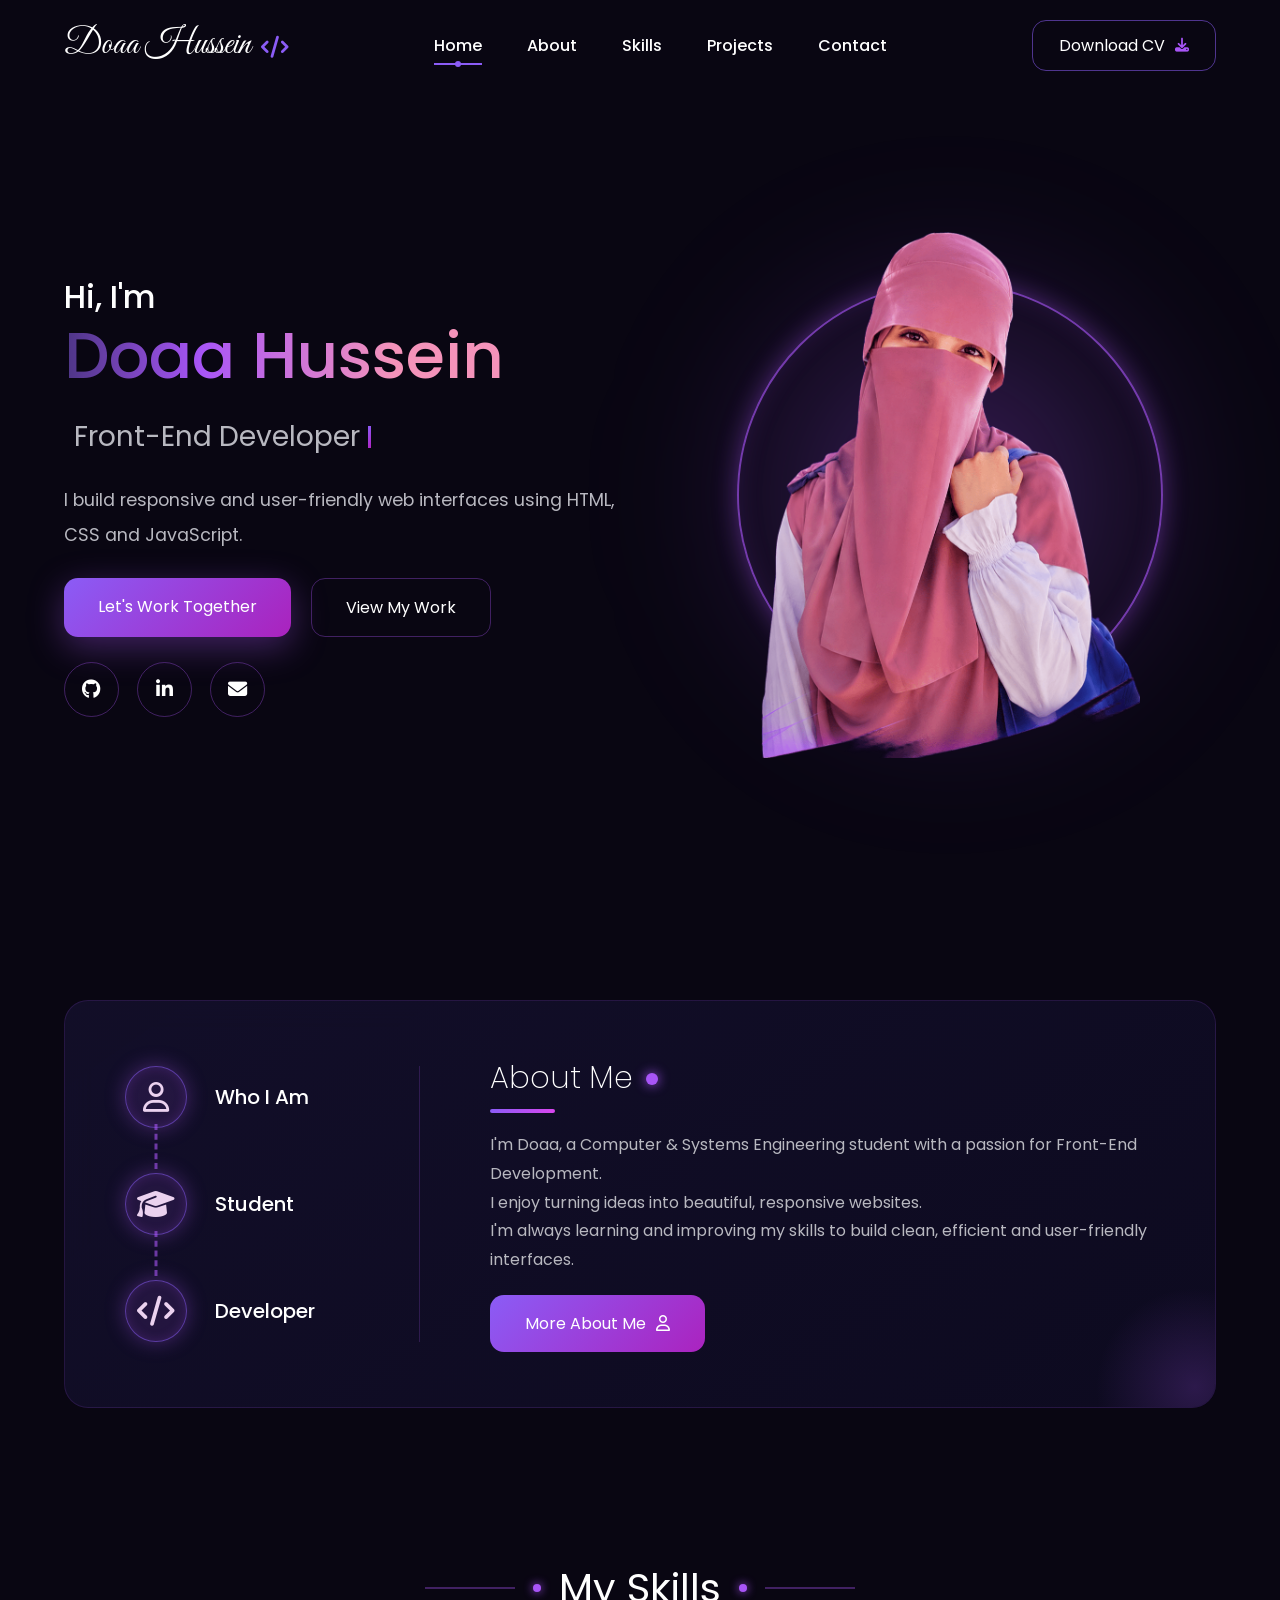
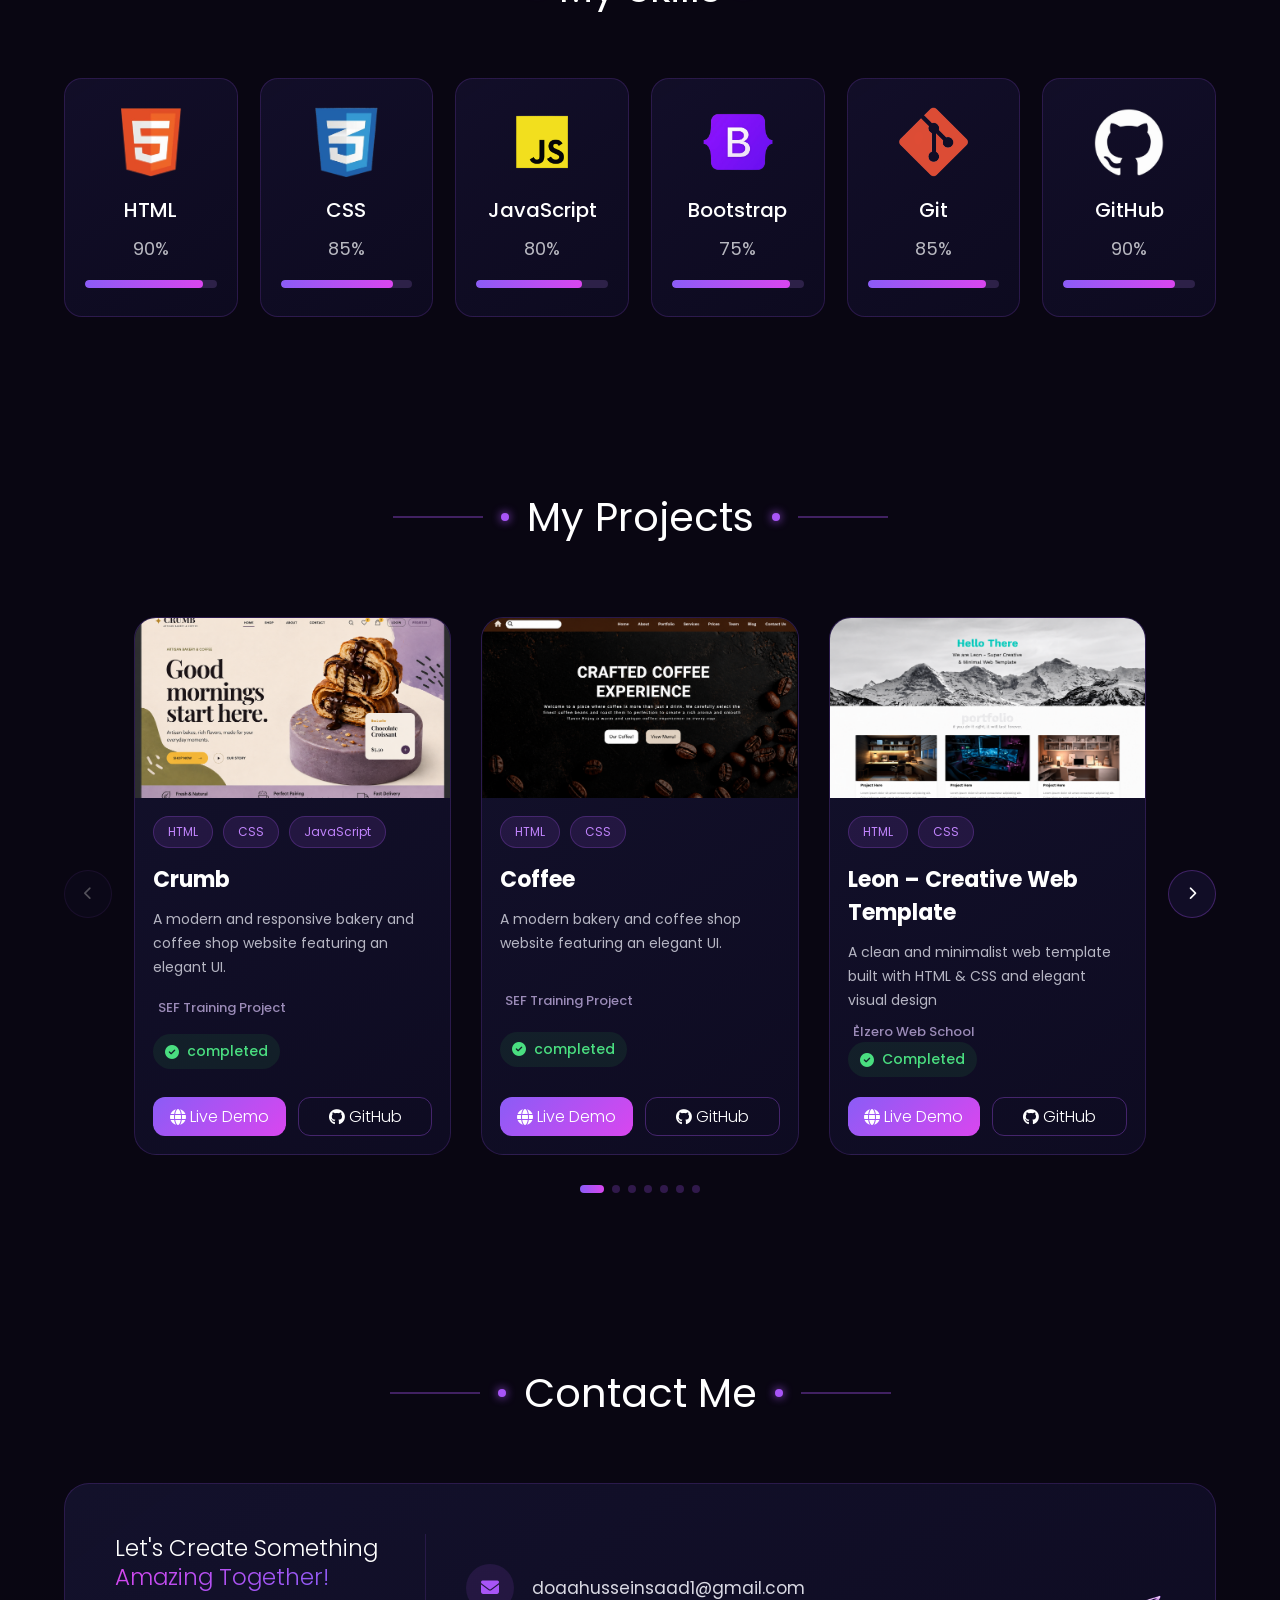
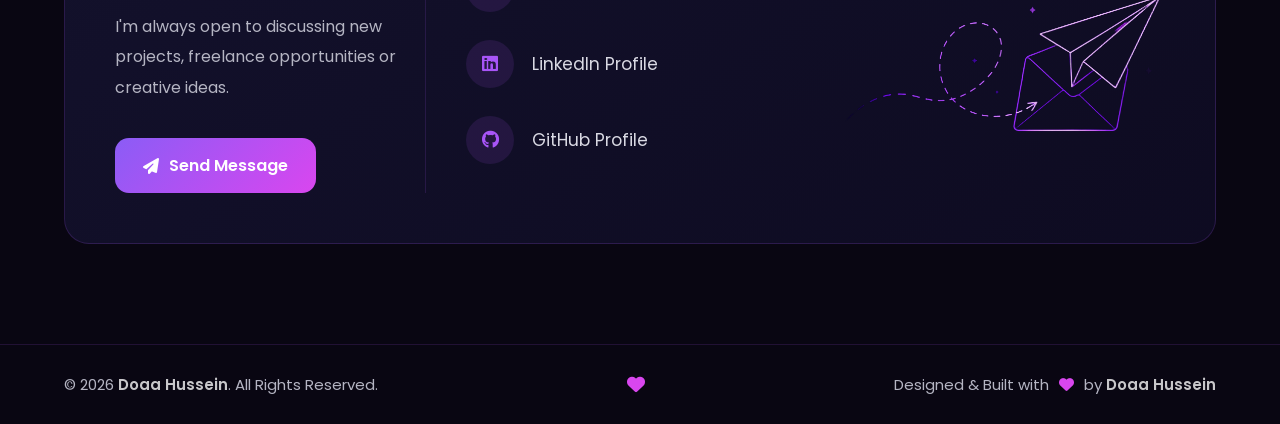
<file: index.html>
<!doctype html>
<html lang="en">
  <head>
    <meta charset="UTF-8" />
    <meta name="viewport" content="width=device-width, initial-scale=1.0" />
    <link rel="preconnect" href="https://fonts.googleapis.com" />

    <link rel="preconnect" href="https://fonts.gstatic.com" crossorigin />

    <link
      href="https://fonts.googleapis.com/css2?family=Great+Vibes&display=swap"
      rel="stylesheet"
    />
    <link
      href="https://fonts.googleapis.com/css2?family=Poppins:wght@300;400;500;600;700;800&display=swap"
      rel="stylesheet"
    />
    <link
      rel="stylesheet"
      href="https://cdnjs.cloudflare.com/ajax/libs/font-awesome/6.6.0/css/all.min.css"
    />
    <link rel="stylesheet" href="css/variables.css" />
    <link rel="stylesheet" href="css/style.css" />
    <link rel="stylesheet" href="css/responsive.css" />
    <link rel="stylesheet" href="css/animation.css" />
    <link rel="stylesheet" href="css/scrollbar.css" />
    <title>Portfolio</title>
  </head>
  <body>
    <header class="hero">
      <div class="container">
        <!-- Navbar -->

        <nav class="navbar">
          <a href="#" class="logo">
            Doaa Hussein

            <i class="fa-solid fa-code"></i>
          </a>

          <ul class="nav-links">
            <li><a href="#" class="active">Home</a></li>

            <li><a href="#about">About</a></li>

            <li><a href="#skills">Skills</a></li>

            <li><a href="#projects">Projects</a></li>

            <li><a href="#contact">Contact</a></li>
          </ul>

          <button class="menu-toggle">
            <i class="fa-solid fa-bars"></i>
          </button>

          <a
            href="assets/Doaa hussein -CV.pdf"
            class="cv-btn"
            target="_blank"
            download
          >
            Download CV

            <i class="fa-solid fa-download"></i>
          </a>
        </nav>

        <!-- Hero -->

        <section class="hero-content">
          <!-- Left -->

          <div class="hero-left">
            <span class="hello"> Hi, I'm </span>

            <h1 class="hero-title">Doaa Hussein</h1>

            <div class="job-title">
              Front-End Developer

              <span class="cursor"></span>
            </div>

            <p>
              I build responsive and user-friendly web interfaces using HTML,
              CSS and JavaScript.
            </p>

            <div class="buttons">
              <a href="#" class="primary-btn"> Let's Work Together </a>

              <a href="#projects" class="secondary-btn"> View My Work </a>
            </div>

            <div class="social">
              <a href="https://github.com/doaahusin" target="_blank"
                ><i class="fa-brands fa-github"></i
              ></a>

              <a
                href="https://www.linkedin.com/in/doaa-hussein-4456a82a5?utm_source=share_via&utm_content=profile&utm_medium=member_android"
                target="_blank"
                ><i class="fa-brands fa-linkedin-in"></i
              ></a>

              <a
                href="https://mail.google.com/mail/?view=cm&fs=1&to=doaahusseinsaad1@gmail.com"
                target="_blank"
              >
                <i class="fa-solid fa-envelope"></i>
              </a>
            </div>
          </div>

          <!-- Right -->

          <div class="hero-right">
            <div class="image-wrapper">
              <div class="glow"></div>

              <div class="circle"></div>

              <img src="images/me.png" class="hero-image" alt="Doaa" />
            </div>
          </div>
        </section>
      </div>
    </header>
    <!-- ================= About Section ================= -->

    <section class="about" id="about">
      <div class="container">
        <div class="about-card">
          <!-- Left Side -->

          <div class="about-left">
            <div class="about-item">
              <div class="icon-box">
                <i class="fa-regular fa-user"></i>
              </div>

              <span>Who I Am</span>
            </div>

            <div class="about-item">
              <div class="icon-box">
                <i class="fa-solid fa-graduation-cap"></i>
              </div>

              <span>Student</span>
            </div>

            <div class="about-item">
              <div class="icon-box">
                <i class="fa-solid fa-code"></i>
              </div>

              <span>Developer</span>
            </div>
          </div>

          <!-- Right Side -->

          <div class="about-right">
            <h2 class="about-title">About Me</h2>

            <p>
              I'm Doaa, a Computer & Systems Engineering student with a passion
              for Front-End Development.
            </p>

            <p>I enjoy turning ideas into beautiful, responsive websites.</p>

            <p>
              I'm always learning and improving my skills to build clean,
              efficient and user-friendly interfaces.
            </p>

            <a href="#" class="about-btn">
              More About Me

              <i class="fa-regular fa-user"></i>
            </a>
          </div>
        </div>
      </div>
    </section>
    <!--================== Skills Section================== -->

    <section class="skills" id="skills">
      <div class="container">
        <!-- Section Title -->

        <div class="section-header">
          <span class="line"></span>
          <span class="dot"></span>

          <h2>My Skills</h2>

          <span class="dot"></span>

          <span class="line"></span>
        </div>

        <!-- Skills Cards -->

        <div class="skills-grid">
          <!-- HTML -->

          <div class="skill-card">
            <img src="images/html.png" alt="HTML" />

            <h3>HTML</h3>

            <span>90%</span>

            <div class="progress">
              <div class="progress-bar html"></div>
              <span style="width: 90%"></span>
            </div>
          </div>

          <!-- CSS -->

          <div class="skill-card">
            <img src="images/css.png" alt="CSS" />

            <h3>CSS</h3>

            <span>85%</span>

            <div class="progress">
              <div class="progress-bar css"></div>
              <span style="width: 85%"></span>
            </div>
          </div>

          <!-- JavaScript -->

          <div class="skill-card">
            <img src="images/js.png" alt="JavaScript" />

            <h3>JavaScript</h3>

            <span>80%</span>

            <div class="progress">
              <div class="progress-bar js"></div>
              <span style="width: 80%"></span>
            </div>
          </div>

          <!-- Bootstrap -->

          <div class="skill-card">
            <img src="images/bootstrap.png" alt="Bootstrap" />

            <h3>Bootstrap</h3>

            <span>75%</span>

            <div class="progress">
              <div class="progress-bar bootstrap"></div>
              <span style="width: 90%"></span>
            </div>
          </div>

          <!-- Git -->

          <div class="skill-card">
            <img src="images/git.png" alt="Git" />

            <h3>Git</h3>

            <span>85%</span>

            <div class="progress">
              <div class="progress-bar git"></div>
              <span style="width: 90%"></span>
            </div>
          </div>

          <!-- GitHub -->

          <div class="skill-card">
            <img src="images/github.png" alt="GitHub" />

            <h3>GitHub</h3>

            <span>90%</span>

            <div class="progress">
              <div class="progress-bar github"></div>
              <span style="width: 85%"></span>
            </div>
          </div>
        </div>
      </div>
    </section>
    <!--================== Projects Section ================== -->
    <section class="projects" id="projects">
      <div class="container">
        <div class="section-header">
          <span class="line"></span>
          <span class="dot"></span>
          <h2>My Projects</h2>
          <span class="dot"></span>
          <span class="line"></span>
        </div>

        <!-- Projects are generated from js/script.js -->
        <div class="projects-slider" aria-label="My projects">
          <button
            class="slider-arrow slider-prev"
            type="button"
            aria-label="Previous projects"
          >
            <i class="fa-solid fa-chevron-left"></i>
          </button>

          <div class="projects-viewport">
            <div class="projects-grid" id="projectsTrack"></div>
          </div>

          <button
            class="slider-arrow slider-next"
            type="button"
            aria-label="Next projects"
          >
            <i class="fa-solid fa-chevron-right"></i>
          </button>
        </div>

        <div
          class="slider-dots"
          id="projectsDots"
          aria-label="Project pages"
        ></div>
      </div>
    </section>
    <!--================== Contact Section ================== -->
    <section class="contact" id="contact">
      <div class="container">
        <!-- Section Header -->

        <div class="section-header">
          <span class="line"></span>
          <span class="dot"></span>

          <h2>Contact Me</h2>

          <span class="dot"></span>

          <span class="line"></span>
        </div>

        <!-- Contact Box -->

        <div class="contact-box">
          <!-- Text -->

          <div class="contact-text">
            <h4>
              Let's Create Something
              <span>Amazing Together!</span>
            </h4>

            <p>
              I'm always open to discussing new projects, freelance
              opportunities or creative ideas.
            </p>

            <a
              href="https://mail.google.com/mail/?view=cm&fs=1&to=doaahusseinsaad1@gmail.com"
              class="contact-btn"
            >
              <i class="fa-solid fa-paper-plane"></i>

              Send Message
            </a>
          </div>

          <!-- Contact Info -->

          <div class="contact-info">
            <div class="contact-item">
              <i class="fa-solid fa-envelope"></i>

              <a
                href="https://mail.google.com/mail/?view=cm&fs=1&to=doaahusseinsaad1@gmail.com"
              >
                doaahusseinsaad1@gmail.com
              </a>
            </div>

            <div class="contact-item">
              <i class="fa-brands fa-linkedin"></i>

              <a
                href="https://www.linkedin.com/in/doaa-hussein-4456a82a5/"
                target="_blank"
              >
                LinkedIn Profile
              </a>
            </div>

            <div class="contact-item">
              <i class="fa-brands fa-github"></i>

              <a href="https://github.com/doaahusin" target="_blank">
                GitHub Profile
              </a>
            </div>
          </div>

          <div class="contact-image">
            <img src="images/mail.png" alt="Paper Plane" />
          </div>
        </div>
      </div>
    </section>
    <!--================== Footer ================== -->
    <footer class="footer">
      <div class="container">
        <div class="footer-content">
          <p>© 2026 <span>Doaa Hussein</span>. All Rights Reserved.</p>

          <div class="footer-heart">
            <i class="fa-solid fa-heart"></i>
          </div>

          <p>
            Designed & Built with
            <i class="fa-solid fa-heart"></i>
            by
            <span>Doaa Hussein</span>
          </p>
        </div>
      </div>
    </footer>
    <script src="js/script.js"></script>
  </body>
</html>
</file>
<file: css/variables.css>
:root {
  /* Colors */

  --bg-color: #090612;

  --card-color: #11101d;

  --primary-color: #8b5cf6;

  --secondary-color: #c026d3;

  --text-color: #ffffff;

  --paragraph-color: #b8b8c0;

  --border-color: #2a2540;

  /* Font */

  --main-font: "Poppins", sans-serif;

  /* Radius */

  --radius: 16px;

  /* Transition */

  --transition: 0.3s ease;
}
</file>
<file: css/style.css>
* {
  margin: 0;
  padding: 0;
  box-sizing: border-box;
  /* outline: 1px solid red; */
}

html {
  scroll-behavior: smooth;
}

body {
  font-family: var(--main-font);
  background: var(--bg-color);
  color: var(--text-color);
  overflow-x: hidden;
}

a {
  text-decoration: none;
  color: inherit;
}

ul {
  list-style: none;
}

img {
  display: block;
  max-width: 100%;
}
/* navbar------------------------------- */
.container {
  width: min(90%, 1300px);
  margin: auto;
}
.navbar {
  height: 90px;
  display: flex;
  justify-content: space-between;
  align-items: center;
}
.logo {
  font-family: "Great Vibes", cursive;
  font-size: 35px;
  font-weight: 400;
  display: flex;
  align-items: center;
  gap: 10px;
}

.logo span {
  color: var(--primary-color);
}
.logo i {
  font-size: 22px;

  color: var(--primary-color);

  transform: translateY(2px);
}
.nav-links {
  display: flex;
  gap: 45px;
}

.nav-links a {
  font-size: 16px;
  font-weight: 500;
  position: relative;
  transition: var(--transition);
}
.nav-links a:hover {
  color: var(--primary-color);
}
.nav-links a::after {
  content: "";
  position: absolute;
  left: 0;
  bottom: -8px;
  width: 0;
  height: 2px;
  background: var(--primary-color);
  transition: var(--transition);
}
.nav-links a:hover::after,
.nav-links .active::after {
  width: 100%;
}
.nav-links .active::before {
  content: "";
  position: absolute;
  width: 6px;
  height: 6px;
  border-radius: 50%;
  background: #8b5cf6;
  left: 50%;
  bottom: -10px;
  transform: translateX(-50%);
}
.menu-toggle {
  display: none;
  background: transparent;
  border: none;
  color: white;
  font-size: 26px;
  cursor: pointer;
}
.cv-btn {
  display: flex;
  align-items: center;
  gap: 10px;
  padding: 12px 26px;
  border: 1px solid rgba(138, 92, 246, 0.544);
  border-radius: 14px;
  background: transparent;
  transition: 0.35s;
}

.cv-btn i {
  color: #a855f7;
  font-size: 14px;
  transition: 0.3s ease;
  transition:
    transform 0.3s ease,
    color 0.3s ease;
}
.cv-btn:hover {
  background: linear-gradient(135deg, #8b5cf6, #bf26d3e2);
  border-color: #8b5cf6;
}

.cv-btn:hover i {
  color: #fff;
  transform: translateY(2px);
}
/* hero---------------------------*/
.hero-content {
  display: flex;
  justify-content: space-between;
  align-items: center;
  gap: 70px;
  min-height: calc(100vh - 90px);
}
.hello {
  display: inline-block;
  font-size: 2rem;
  font-weight: 500;
  color: #ffffff;
}
.hero-title {
  font-size: 4rem;
  font-weight: 500;
  line-height: 1.1;
  background: linear-gradient(90deg, #4d3585 0%, #a855f7 25%, #f493ba 60%);
  -webkit-background-clip: text;
  background-clip: text;
  -webkit-text-fill-color: transparent;
}

.job-title {
  font-size: 28px;
  display: inline-flex;
  align-items: center;
  padding: 5px 10px;
  color: #b8b8c0;
  margin: 20px 0px;
}
.cursor {
  width: 3px;
  height: 22px;
  background: linear-gradient(135deg, #8b5cf6, #bf26d3ec);
  margin-left: 8px;
  animation: blink 0.8s infinite;
}
.hero-left p {
  width: 100%;
  max-width: 550px;
  color: #b8b8c0;
  font-size: 1.1rem;
  line-height: 2;
  margin-bottom: 25px;
}
.buttons {
  display: flex;
  gap: 20px;
  margin-bottom: 25px;
}
.primary-btn {
  padding: 16px 34px;
  border-radius: 14px;
  background: linear-gradient(135deg, #8b5cf6, #bf26d3e2);
  color: white;
  transition: 0.35s;
  box-shadow: 0 10px 35px rgba(168, 85, 247, 0.35);
}
.primary-btn:hover {
  transform: translateY(-4px);
}
.secondary-btn {
  padding: 16px 34px;
  border-radius: 14px;
  border: 1px solid rgba(168, 85, 247, 0.35);
  transition: 0.35s;
}
.secondary-btn:hover {
  background: rgba(168, 85, 247, 0.15);
}
.social {
  display: flex;
  gap: 18px;
}
.social a {
  width: 55px;
  height: 55px;
  border-radius: 50%;
  border: 1px solid rgba(168, 85, 247, 0.35);
  display: flex;
  justify-content: center;
  align-items: center;
  transition: 0.35s;
  font-size: 1.2rem;
}
.social a:hover {
  background: linear-gradient(135deg, #8b5cf6, #bf26d3e2);
  transform: translateY(-5px);
}
/* Right-------------------------- */

.hero-image {
  width: 100%;
  max-width: 380px;

  position: relative;

  z-index: 2;

  display: block;
}
/* .hero-image:hover {
  transform: translateY(-25px) scale(1.02);
} */
.hero-right {
  flex: 1;

  display: flex;

  justify-content: center;

  align-items: center;
}

.image-wrapper {
  width: 100%;
  max-width: 560px;
  aspect-ratio: 1;
  position: relative;
  /* height: 560px; */

  display: flex;

  justify-content: center;

  align-items: center;
}
.glow {
  position: absolute;

  width: 100%;
  height: 100%;
  z-index: 0;
  border-radius: 50%;

  background: radial-gradient(
    circle,
    rgba(168, 85, 247, 0.35),
    transparent 70%
  );

  filter: blur(70px);

  z-index: 0;
}
.circle {
  position: absolute;
  z-index: 1;

  width: 80%;
  height: 80%;
  border-radius: 50%;
  border: 2px solid rgba(168, 85, 247, 0.65);
  box-shadow:
    0 0 25px rgba(168, 85, 247, 0.4),
    inset 0 0 25px rgba(168, 85, 247, 0.15);
}
/* =========ABOUT SECTION========== */

.about {
  padding: 100px 0;
}

.about-card {
  display: flex;
  align-items: center;
  justify-content: space-between;
  gap: 60px;

  padding: 50px;

  background: linear-gradient(
    145deg,
    rgba(19, 15, 42, 0.95),
    rgba(14, 11, 33, 0.92)
  );

  border: 1px solid rgba(168, 85, 247, 0.15);

  border-radius: 24px;

  backdrop-filter: blur(15px);

  position: relative;

  overflow: hidden;
  padding: 55px 60px;

  gap: 50px;
}

.about-card::before {
  content: "";

  position: absolute;

  right: -120px;
  bottom: -120px;

  width: 280px;
  height: 280px;

  background: radial-gradient(circle, rgba(168, 85, 247, 0.2), transparent 50%);

  border-radius: 50%;
}
/* /////////////////// */

/* //////// */
.about-left {
  width: 30%;
  padding-right: 45px;
  border-right: 1px solid rgba(168, 85, 247, 0.2);
}

.about-item {
  display: flex;
  align-items: center;

  gap: 28px;

  position: relative;

  margin-bottom: 45px;
}
.about-item:last-child {
  margin-bottom: 0;
}

.about-list {
  display: flex;
  flex-direction: column;
  gap: 35px;
}

.about-title {
  font-size: 46px;

  font-weight: 600;

  margin-bottom: 35px;

  position: relative;
}
.icon-box {
  width: 62px;
  height: 62px;

  flex-shrink: 0;

  border-radius: 50%;

  display: flex;
  justify-content: center;
  align-items: center;

  font-size: 30px;

  color: #ebd2ef;

  background: rgba(168, 85, 247, 0.12);

  border: 1px solid rgba(138, 92, 246, 0.544);

  box-shadow:
    0 0 20px rgba(168, 85, 247, 0.35),
    inset 0 0 12px rgba(168, 85, 247, 0.18);

  position: relative;
}
.about-item:not(:last-child) .icon-box::after {
  content: "";

  position: absolute;

  left: 50%;

  transform: translateX(-50%);

  top: 57px;

  height: 45px;

  border-left: 3px dashed rgba(168, 85, 247, 0.6);
}

.about-item span {
  font-size: 20px;

  font-weight: 500;

  color: #fff;
}
/* right -------------------------------- */
.about-right {
  width: 70%;
  padding-left: 20px;
}
.about-title {
  font-size: 30px;

  font-weight: 200;
  margin-bottom: 30px;

  position: relative;

  display: inline-block;
}
.about-title::after {
  content: "";

  position: absolute;

  left: 0;

  bottom: -12px;

  width: 65px;

  height: 4px;

  border-radius: 20px;

  background: linear-gradient(90deg, #8b5cf6, #d946ef);
}
.about-title::before {
  content: "";

  position: absolute;

  right: -25px;

  top: 50%;

  transform: translateY(-50%);

  width: 12px;

  height: 12px;

  border-radius: 50%;

  background: #a855f7;

  box-shadow: 0 0 12px #a855f7;
}
.about-right p {
  color: #b8b8c0;

  line-height: 1.8;

  font-size: 16px;
}
.about-btn {
  display: inline-flex;

  align-items: center;

  gap: 10px;

  margin-top: 20px;

  padding: 16px 35px;

  border-radius: 14px;

  background: linear-gradient(135deg, #8b5cf6, #bf26d3e2);

  transition: 0.4s;
}
/* ================= Skills ================= */

.skills {
  padding: 50px 0;
  margin-bottom: 50px;
}

/* -------- Section Header -------- */

.section-header {
  display: flex;
  justify-content: center;
  align-items: center;
  gap: 18px;
  margin-bottom: 60px;
}

.section-header h2 {
  font-size: 40px;
  font-weight: 400;
}

.section-header .line {
  width: 90px;
  height: 2px;
  background: rgba(168, 85, 247, 0.35);
}

.section-header .dot {
  width: 8px;
  height: 8px;
  border-radius: 50%;
  background: #a855f7;
  box-shadow: 0 0 10px #a855f7;
}

/* -------- Skills Grid -------- */

.skills-grid {
  display: grid;
  grid-template-columns: repeat(6, 1fr);
  gap: 22px;
}

/* -------- Card -------- */

.skill-card {
  background: linear-gradient(
    145deg,
    rgba(19, 15, 42, 0.95),
    rgba(14, 11, 33, 0.92)
  );

  border: 1px solid rgba(168, 85, 247, 0.18);

  border-radius: 18px;

  padding: 28px 20px;

  text-align: center;

  transition: 0.35s;
}

.skill-card:hover {
  transform: translateY(-8px);

  border-color: #8b5cf6;

  box-shadow: 0 15px 35px rgba(168, 85, 247, 0.25);
}

/* -------- Image -------- */

.skill-card img {
  width: 70px;
  height: 70px;
  object-fit: contain;
  display: block;
  margin: 0 auto 18px;
}

/* -------- Title -------- */

.skill-card h3 {
  font-size: 20px;
  font-weight: 500;
  margin-bottom: 10px;
}

/* -------- Percent -------- */

.skill-card > span {
  display: block;
  color: #b8b8c0;
  margin-bottom: 18px;
  font-size: 18px;
}

/* -------- Progress -------- */

.progress {
  width: 100%;
  height: 8px;
  background: #2d2148;
  border-radius: 50px;
  overflow: hidden;
}

.progress span {
  display: block;
  height: 100%;
  border-radius: 50px;
  background: linear-gradient(90deg, #8b5cf6, #d946ef);
}
/* ================= Projects ================= */

.projects {
  padding: 70px 0;
}

.projects-slider {
  position: relative;
  margin-top: 50px;
  display: flex;
  align-items: center;
  gap: 18px;
}

.projects-viewport {
  width: 100%;
  overflow: hidden;
  padding: 10px 4px 25px;
}

.projects-grid {
  display: flex;
  gap: 30px;
  margin: 0;
  transition: transform 0.55s cubic-bezier(0.22, 1, 0.36, 1);
  will-change: transform;
}

.project-card {
  flex: 0 0 calc((100% - 60px) / 3);
  display: flex;
  flex-direction: column;
  background: linear-gradient(
    145deg,
    rgba(20, 18, 45, 0.95),
    rgba(15, 12, 35, 0.92)
  );
  border: 1px solid rgba(168, 85, 247, 0.18);
  border-radius: 22px;
  overflow: hidden;
  transition: 0.4s;
  min-width: 0;
}

.project-card:hover {
  transform: translateY(-8px);
  border-color: #8b5cf6;
  box-shadow: 0 15px 40px rgba(168, 85, 247, 0.25);
}

.project-card img {
  width: 100%;
  height: 180px;
  object-fit: cover;
  transition: 0.5s;
}

.project-card:hover img {
  transform: scale(1.04);
}

.project-content {
  padding: 18px;
  display: flex;
  flex-direction: column;
  flex: 1;
}

.project-tags {
  display: flex;
  gap: 10px;
  flex-wrap: wrap;
  margin-bottom: 15px;
}

.project-tags span {
  background: rgba(168, 85, 247, 0.12);
  color: #c084fc;
  padding: 6px 14px;
  border-radius: 30px;
  font-size: 12px;
  border: 1px solid rgba(168, 85, 247, 0.25);
}

.project-content h3 {
  font-size: 22px;
  margin-bottom: 12px;
}

.project-content p {
  color: #b5b5c3;
  font-size: 14px;
  line-height: 1.7;
  margin-bottom: 10px;
  min-height: 62px;
}

.project-status {
  width: fit-content;
  display: flex;
  align-items: center;
  gap: 8px;
  margin-bottom: 20px;
  padding: 7px 12px;
  border-radius: 30px;
  font-size: 14px;
  font-weight: 500;

  margin-top: auto;
}

.featured {
  background: rgba(255, 193, 7, 0.12);
  color: #ffc107;
}

.completed {
  background: rgba(40, 167, 69, 0.12);
  color: #4ade80;
}

.in-progress {
  background: rgba(59, 130, 246, 0.12);
  color: #60a5fa;
}
.project-source {
  display: inline-block;
  width: fit-content;
  margin: auto 5px;
  color: #9b8bb8;
  font-size: 13px;
  font-weight: 500;
}

.project-buttons {
  display: flex;
  margin-top: auto;
  gap: 12px;
}

.project-buttons a {
  flex: 1;
  text-decoration: none;
  padding: 6px 6px;
  border-radius: 12px;
  display: flex;
  justify-content: center;
  align-items: center;
  gap: 4px;
  font-weight: 350;
  transition: 0.3s;
}

.live-btn {
  background: linear-gradient(135deg, #8b5cf6, #d946ef);
  color: #fff;
}

.live-btn:hover {
  transform: translateY(-3px);
  box-shadow: 0 8px 20px rgba(168, 85, 247, 0.35);
}

.github-btn {
  border: 1px solid rgba(168, 85, 247, 0.35);
  color: #fff;
}

.github-btn:hover {
  background: #8b5cf6;
}

.slider-arrow {
  width: 48px;
  height: 48px;
  flex: 0 0 48px;
  border: 1px solid rgba(168, 85, 247, 0.3);
  border-radius: 50%;
  background: rgba(19, 15, 42, 0.9);
  color: #fff;
  display: flex;
  align-items: center;
  justify-content: center;
  cursor: pointer;
  transition: 0.3s;
  z-index: 2;
}

.slider-arrow:hover:not(:disabled) {
  background: linear-gradient(135deg, #8b5cf6, #d946ef);
  border-color: transparent;
  transform: scale(1.06);
}

.slider-arrow:disabled {
  opacity: 0.3;
  cursor: not-allowed;
}

.slider-dots {
  display: flex;
  justify-content: center;
  align-items: center;
  gap: 8px;
  margin-top: 5px;
}

.slider-dot {
  width: 8px;
  height: 8px;
  padding: 0;
  border: 0;
  border-radius: 50%;
  background: rgba(168, 85, 247, 0.25);
  cursor: pointer;
  transition: 0.3s;
}

.slider-dot.active {
  width: 24px;
  border-radius: 20px;
  background: linear-gradient(90deg, #8b5cf6, #d946ef);
}

/*==============Contact==================*/

.contact {
  padding: 100px 0;
}

.contact-box {
  margin-top: 60px;

  display: grid;
  grid-template-columns: 1.1fr 0.8fr 1.1fr;

  gap: 40px;
  align-items: center;

  padding: 50px;

  border-radius: 25px;

  background: linear-gradient(
    145deg,
    rgba(20, 18, 45, 0.95),
    rgba(15, 12, 35, 0.92)
  );

  border: 1px solid rgba(168, 85, 247, 0.18);
}

/*==========================
      Left Side
==========================*/

.contact-left {
  display: grid;

  grid-template-columns: 1.2fr 1.6fr;

  gap: 45px;

  align-items: center;
}

/*==========================
      Text
==========================*/

.contact-text {
  padding-right: 10px;
  border-right: 1px solid rgba(168, 85, 247, 0.15);
}

.contact-text h4 {
  font-size: 23px;
  font-weight: 350;

  line-height: 1.25;

  margin-bottom: 20px;
}

.contact-text span {
  background: linear-gradient(135deg, #d946ef, #8b5cf6);

  -webkit-background-clip: text;

  -webkit-text-fill-color: transparent;
}

.contact-text p {
  color: #b5b5c3;

  line-height: 1.9;

  margin-bottom: 35px;
}

/*==========================
      Button
==========================*/

.contact-btn {
  display: inline-flex;

  align-items: center;

  gap: 10px;

  padding: 15px 28px;

  border-radius: 14px;

  text-decoration: none;

  background: linear-gradient(135deg, #8b5cf6, #d946ef);

  color: #fff;

  font-weight: 600;

  transition: 0.35s;
}

.contact-btn:hover {
  transform: translateY(-4px);

  box-shadow: 0 12px 25px rgba(168, 85, 247, 0.35);
}

/*==========================
      Contact Info
==========================*/

.contact-info {
  display: flex;

  flex-direction: column;

  gap: 28px;
}

.contact-item {
  display: flex;

  align-items: center;

  gap: 18px;
}

.contact-item i {
  width: 48px;

  height: 48px;

  display: flex;

  justify-content: center;

  align-items: center;

  border-radius: 50%;

  background: rgba(168, 85, 247, 0.12);

  color: #a855f7;

  font-size: 18px;

  transition: 0.3s;
}

.contact-item:hover i {
  background: #a855f7;

  color: #fff;
}

.contact-item a {
  color: #d9d9e3;

  text-decoration: none;

  font-size: 17px;

  transition: 0.3s;
}

.contact-item a:hover {
  color: #a855f7;
}

/*==========================
      Image
==========================*/

.contact-image {
  width: 100%;
  display: flex;
  align-items: center;
  justify-content: center;
}

.contact-image img {
  width: 100%;
  min-width: 320px;
  max-width: 520px;

  animation: float 4s ease-in-out infinite;
}

/* ==========================
          Footer
========================== */

.footer {
  padding: 28px 0;

  border-top: 1px solid rgba(168, 85, 247, 0.15);
}

/* ==========================
      Footer Content
========================== */

.footer-content {
  display: flex;

  justify-content: space-between;

  align-items: center;

  gap: 20px;

  color: #b5b5c3;

  font-size: 15px;
}

.footer-content p {
  margin: 0;
}

.footer-content span {
  color: #ffffffc6;

  font-weight: 600;
}

/* ==========================
        Heart
========================== */

.footer-heart {
  display: flex;

  justify-content: center;

  align-items: center;
}

.footer-heart i {
  color: #d946ef;

  font-size: 18px;

  animation: heartbeat 1.8s infinite;
}

.footer-content p i {
  color: #d946ef;

  margin: 0 6px;
}
</file>
<file: css/responsive.css>
/* ==========================
        992px
========================== */

@media (max-width: 992px) {
  .hero-content {
    flex-direction: column-reverse;

    justify-content: center;

    align-items: center;

    text-align: center;

    gap: 50px;

    min-height: auto;

    padding: 70px 0;
  }

  .hero-left,
  .hero-right {
    width: 100%;
  }

  .buttons {
    justify-content: center;

    flex-wrap: wrap;
  }

  .social {
    justify-content: center;
  }

  .hero-left p {
    margin: auto;
  }
  .skills-grid {
    grid-template-columns: repeat(3, 1fr);

    gap: 20px;
  }
  .project-card {
    flex-basis: calc((100% - 30px) / 2);
  }

  .projects-grid {
    gap: 30px;
  }
}

/* ==========================
        768px
========================== */

@media (max-width: 768px) {
  .project-card {
    flex-basis: calc((100% - 20px) / 2);
  }

  .projects-grid {
    gap: 20px;
  }

  .project-card img {
    height: 190px;
  }

  .project-content {
    padding: 20px;
  }

  .project-content h3 {
    font-size: 23px;
  }

  .slider-arrow {
    width: 42px;
    height: 42px;
    flex-basis: 42px;
  }

  .hero-content {
    flex-direction: column-reverse;
  }
  .logo {
    font-size: 28px;
  }

  .hero-title {
    font-size: 48px;
  }

  .hello {
    font-size: 28px;
  }

  .job-title {
    font-size: 24px;
  }

  .hero-left p {
    font-size: 17px;

    line-height: 1.8;
  }

  .image-wrapper {
    max-width: 380px;
  }

  .hero-image {
    max-width: 300px;
  }

  .primary-btn,
  .secondary-btn {
    padding: 14px 28px;
  }
}

/* ==========================
        576px
========================== */
@media (max-width: 576px) {
  /* ==========================
     Mobile Navigation
  ========================== */
  .navbar {
    position: relative;
    height: 78px;
  }

  .nav-links {
    display: none;
    position: absolute;
    top: 72px;
    left: 0;
    right: 0;
    z-index: 100;
    width: 100%;
    flex-direction: column;
    gap: 0;
    padding: 8px;
    background: rgba(13, 10, 25, 0.98);
    border: 1px solid rgba(168, 85, 247, 0.22);
    border-radius: 18px;
    box-shadow: 0 20px 50px rgba(0, 0, 0, 0.45);
    backdrop-filter: blur(18px);
  }

  .nav-links.open {
    display: flex;
  }

  .nav-links li {
    width: 100%;
  }

  .nav-links li a {
    display: flex;
    align-items: center;
    width: 100%;
    min-height: 46px;
    padding: 12px 16px;
    border-radius: 11px;
    font-size: 14px;
  }

  .nav-links li a:hover {
    background: rgba(168, 85, 247, 0.08);
  }

  .nav-links a::after {
    left: 0;
    right: 0;
    bottom: 0;
    width: 0;
    height: 2px;
    border-radius: 20px;
  }

  .nav-links a:hover::after,
  .nav-links .active::after {
    width: 100%;
  }

  .nav-links .active {
    background: rgba(168, 85, 247, 0.07);
  }

  .nav-links .active::before {
    display: none;
  }

  .cv-btn {
    display: none;
  }

  .menu-toggle {
    display: flex;
    align-items: center;
    justify-content: center;
    width: 42px;
    height: 42px;
    border: 1px solid rgba(168, 85, 247, 0.25);
    border-radius: 12px;
    background: rgba(168, 85, 247, 0.08);
    font-size: 20px;
  }

  .container {
    width: 92%;
  }

  /* ==========================
     Hero
  ========================== */
  .hero-content {
    flex-direction: column-reverse;
    align-items: center;
    justify-content: center;
    text-align: center;
    gap: 25px;
    padding: 35px 0;
  }

  .hero-left,
  .hero-right {
    width: 100%;
    display: flex;
    flex-direction: column;
    align-items: center;
  }

  .hero-right {
    margin-top: 55px;
    margin-bottom: 55px;
  }

  .image-wrapper {
    max-width: 320px;
  }

  .hero-image {
    max-width: 360px;
  }

  .hello {
    font-size: 28px;
  }

  .hero-title {
    font-size: 30px;
    line-height: 1.2;
    white-space: nowrap;
  }

  .job-title {
    font-size: 24px;
    justify-content: center;
  }

  .hero-left p {
    max-width: 100%;
    width: 100%;
    font-size: 18px;
    line-height: 1.8;
    margin: 0 auto 25px;
  }

  .buttons {
    width: 100%;
    flex-direction: column;
    align-items: center;
    gap: 15px;
  }

  .primary-btn,
  .secondary-btn {
    width: 100%;
    max-width: 280px;
    text-align: center;
    padding: 16px;
  }

  .social {
    justify-content: center;
    gap: 18px;
  }

  /* ==========================
     About — mobile redesign
  ========================== */
  .about {
    padding: 55px 0;
  }

  .about-card {
    flex-direction: column;
    align-items: stretch;
    gap: 30px;
    padding: 28px 20px;
    border-radius: 22px;
  }

  .about-left {
    width: 100%;
    padding: 0 0 24px;
    border-right: 0;
    border-bottom: 1px solid rgba(168, 85, 247, 0.15);
    display: grid;
    grid-template-columns: repeat(3, 1fr);
    gap: 10px;
  }

  .about-item,
  .about-item:last-child {
    margin: 0;
    padding: 10px 5px;
    flex-direction: column;
    justify-content: center;
    gap: 9px;
    border-radius: 14px;
    background: rgba(168, 85, 247, 0.045);
  }

  .about-item:not(:last-child) .icon-box::after {
    display: none;
  }

  .icon-box {
    width: 48px;
    height: 48px;
    font-size: 21px;
  }

  .about-item span {
    font-size: 12px;
    font-weight: 500;
    white-space: nowrap;
  }

  .about-right {
    width: 100%;
    padding-left: 0;
    text-align: center;
  }

  .about-title {
    font-size: 31px;
    margin-bottom: 28px;
  }

  .about-title::after {
    left: 50%;
    transform: translateX(-50%);
    width: 58px;
  }

  .about-title::before {
    right: -20px;
    width: 9px;
    height: 9px;
  }

  .about-right p {
    font-size: 14px;
    line-height: 1.85;
    margin-bottom: 12px;
    color: #bdb9c8;
  }

  .about-btn {
    margin-top: 10px;
    padding: 13px 22px;
    font-size: 13px;
  }

  /* ==========================
     Skills
  ========================== */
  .skills {
    padding: 45px 0;
    margin-bottom: 25px;
  }

  .skills-grid {
    grid-template-columns: repeat(2, 1fr);
    gap: 12px;
  }

  .skill-card {
    padding: 18px 12px;
  }

  .skill-card img {
    width: 52px;
    height: 52px;
  }

  .skill-card h3 {
    font-size: 15px;
  }

  .skill-card > span {
    font-size: 14px;
  }

  /* ==========================
     Projects
  ========================== */
  .projects {
    padding: 55px 0;
  }

  .section-header {
    font-size: 28px;
    line-height: 1.2;
    white-space: nowrap;
  }

  .projects-slider {
    gap: 0;
    margin-top: 40px;
  }

  .projects-viewport {
    width: 100%;
    padding: 8px 2px 22px;
  }

  .projects-grid {
    gap: 15px;
  }

  .project-card {
    flex-basis: 100%;
  }

  .project-card img {
    height: 205px;
  }

  .project-content {
    padding: 20px 18px;
  }

  .project-tags {
    margin-bottom: 14px;
  }

  .project-tags span {
    padding: 5px 11px;
    font-size: 12px;
  }

  .project-content h3 {
    font-size: 22px;
    margin-bottom: 9px;
  }

  .project-content p {
    font-size: 13px;
    line-height: 1.7;
    min-height: auto;
    margin-bottom: 16px;
  }

  .project-status {
    font-size: 12px;
    padding: 7px 11px;
    margin-bottom: 16px;
  }

  .project-buttons a {
    padding: 11px 8px;
    font-size: 12px;
  }

  /* Arrows sit outside the card so they never cover the project title. */
  .slider-arrow {
    position: absolute;
    top: 105px;
    transform: translateY(-50%);
    width: 34px;
    height: 34px;
    flex-basis: 34px;
    border-radius: 50%;
    background: rgba(9, 6, 18, 0.96);
    border-color: rgba(168, 85, 247, 0.45);
    box-shadow: 0 6px 18px rgba(0, 0, 0, 0.35);
    z-index: 5;
  }

  .slider-arrow i {
    font-size: 12px;
  }

  .slider-arrow:hover:not(:disabled) {
    transform: translateY(-50%) scale(1.05);
  }

  .slider-prev {
    left: 7px;
  }

  .slider-next {
    right: 7px;
  }

  /* Keep the arrows away from the title area inside the card. */
  .projects-viewport {
    padding-top: 8px;
  }

  .slider-dots {
    margin-top: 3px;
  }

  /* ==========================
     Contact
  ========================== */
  .contact {
    padding: 55px 0;
  }

  .contact-box {
    grid-template-columns: 1fr;
    gap: 28px;
    padding: 24px 20px;
    margin-top: 40px;
  }

  .contact-text {
    padding-right: 0;
    padding-bottom: 24px;
    border-right: 0;
    border-bottom: 1px solid rgba(168, 85, 247, 0.15);
  }

  .contact-text h4 {
    font-size: 22px;
  }

  .contact-text p {
    font-size: 13px;
    line-height: 1.8;
    margin-bottom: 24px;
  }

  .contact-info {
    gap: 16px;
  }

  .contact-item {
    gap: 12px;
  }

  .contact-item i {
    width: 40px;
    height: 40px;
    flex: 0 0 40px;
    font-size: 15px;
  }

  .contact-item a {
    font-size: 13px;
    overflow-wrap: anywhere;
  }

  .contact-image img {
    min-width: 0;
    width: 75%;
    max-width: 220px;
  }

  /* ==========================
     Footer — clean stacked layout
  ========================== */
  .footer {
    padding: 22px 0;
  }

  .footer-content {
    flex-direction: column;
    justify-content: center;
    text-align: center;
    gap: 9px;
    font-size: 12px;
  }

  .footer-heart {
    order: 2;
  }

  .footer-content p:first-child {
    order: 1;
  }

  .footer-content p:last-child {
    order: 3;
  }

  .footer-content p {
    line-height: 1.6;
  }
}
</file>
<file: css/animation.css>
@keyframes float {
  0% {
    transform: translateY(0);
  }

  50% {
    transform: translateY(-12px);
  }

  100% {
    transform: translateY(0);
  }
}

@keyframes heartbeat {
  0% {
    transform: scale(1);
  }

  25% {
    transform: scale(1.2);
  }

  50% {
    transform: scale(1);
  }

  75% {
    transform: scale(1.2);
  }

  100% {
    transform: scale(1);
  }
}
</file>
<file: css/scrollbar.css>
::-webkit-scrollbar {
  width: 10px;
}

::-webkit-scrollbar-track {
  background: #0b0617;
}

::-webkit-scrollbar-thumb {
  background: #8b5cf6;
  border-radius: 10px;
}

::-webkit-scrollbar-thumb:hover {
  background: #a855f7;
}
</file>
